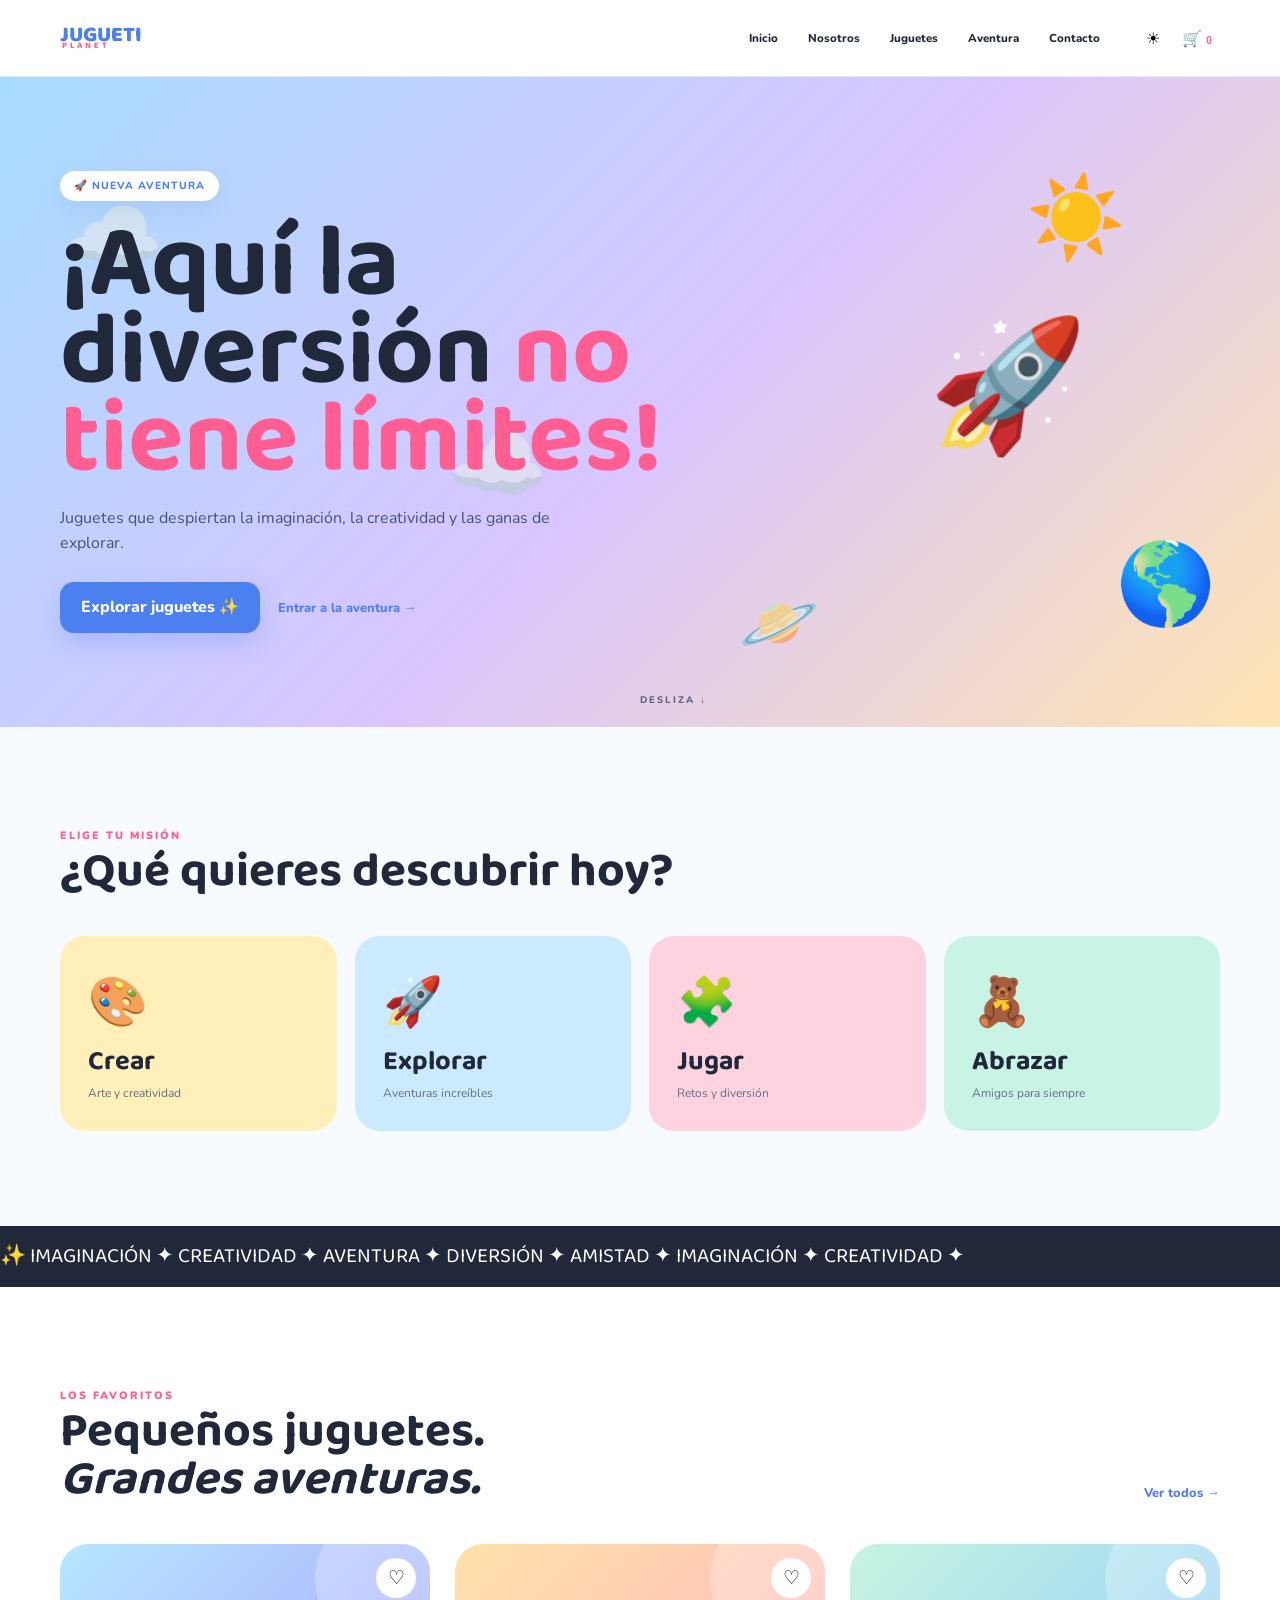
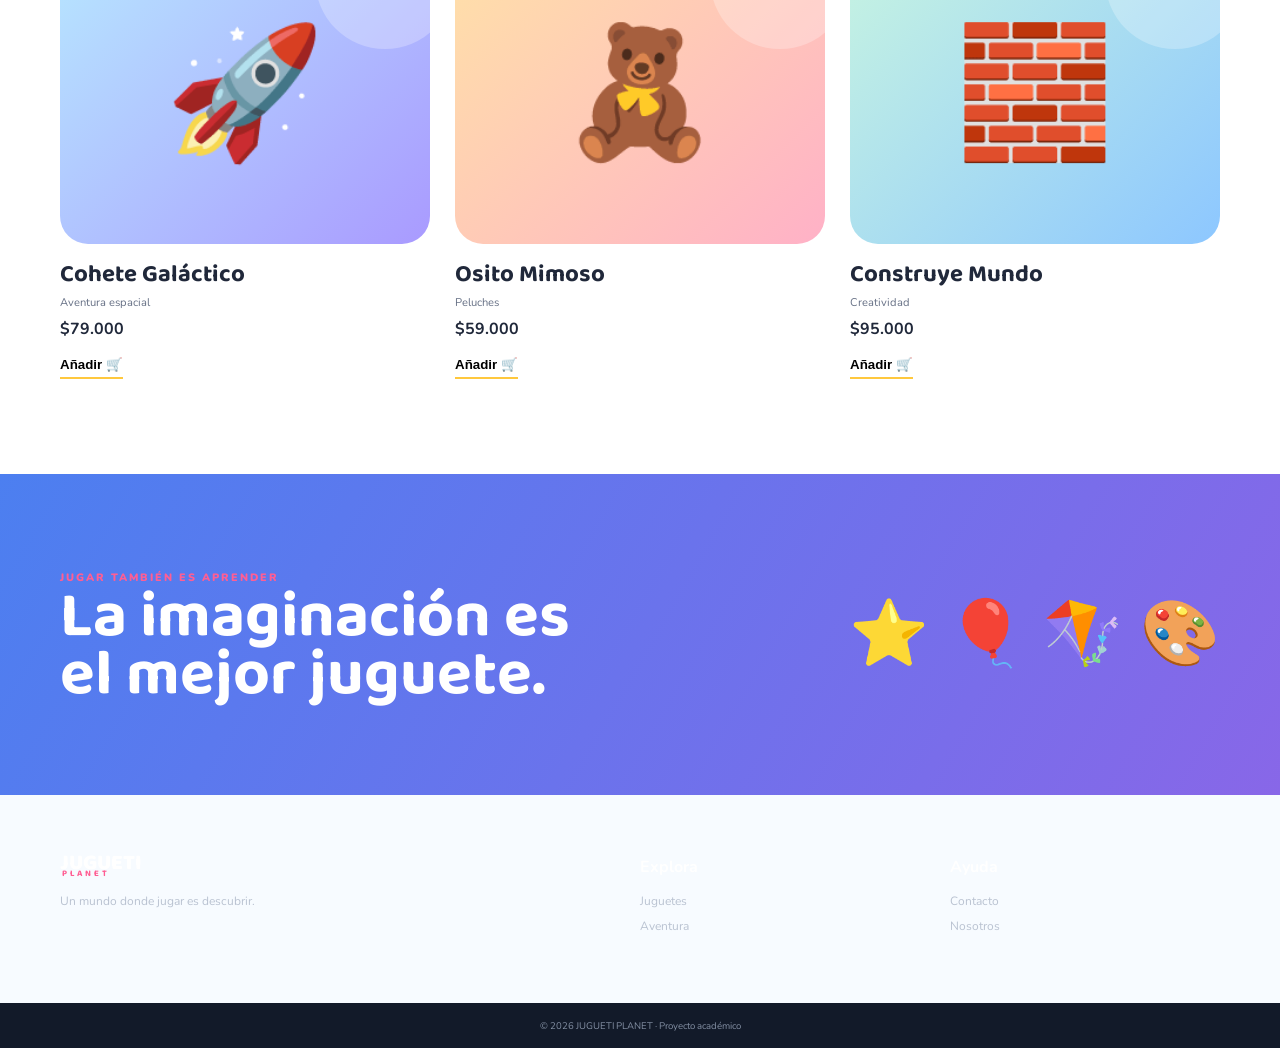
<file: index.html>
<!DOCTYPE html><html lang="es"><head><meta charset="UTF-8"><meta name="viewport" content="width=device-width,initial-scale=1.0"><title>Jugueti Planet | Inicio</title><link rel="stylesheet" href="css/estilos.css"></head><body><header class="header"><nav class="nav container">
<a class="logo" href="index.html"><span>JUGUETI</span><b>PLANET</b></a>
<button class="menu-btn">☰</button>
<ul class="menu"><li><a href="index.html">Inicio</a></li><li><a href="nosotros.html">Nosotros</a></li><li><a href="coleccion.html">Juguetes</a></li><li><a href="aventura.html">Aventura</a></li><li><a href="contacto.html">Contacto</a></li></ul>
<div class="nav-actions"><button id="theme">☀</button><button id="cart">🛒 <b id="cartCount">0</b></button></div>
</nav></header>
<div class="stars"></div>
<main>
<section class="hero"><div class="cloud c1">☁️</div><div class="cloud c2">☁️</div><div class="sun">☀️</div><div class="hero-copy reveal"><span class="pill">🚀 NUEVA AVENTURA</span><h1>¡Aquí la diversión <em>no tiene límites!</em></h1><p>Juguetes que despiertan la imaginación, la creatividad y las ganas de explorar.</p><div><a class="btn primary" href="coleccion.html">Explorar juguetes ✨</a><a class="link" href="aventura.html">Entrar a la aventura →</a></div></div><div class="rocket">🚀</div><div class="planet planet1">🌎</div><div class="planet planet2">🪐</div><div class="scroll">DESLIZA ↓</div></section>

<section class="section reveal"><div class="container"><div class="headline"><div><span class="eyebrow">ELIGE TU MISIÓN</span><h2>¿Qué quieres descubrir hoy?</h2></div></div><div class="choice-grid"><a href="coleccion.html#creativos" class="choice c-yellow"><span>🎨</span><h3>Crear</h3><p>Arte y creatividad</p></a><a href="coleccion.html#aventura" class="choice c-blue"><span>🚀</span><h3>Explorar</h3><p>Aventuras increíbles</p></a><a href="coleccion.html#juegos" class="choice c-pink"><span>🧩</span><h3>Jugar</h3><p>Retos y diversión</p></a><a href="coleccion.html#peluches" class="choice c-green"><span>🧸</span><h3>Abrazar</h3><p>Amigos para siempre</p></a></div></div></section>

<section class="ticker"><div>✨ IMAGINACIÓN ✦ CREATIVIDAD ✦ AVENTURA ✦ DIVERSIÓN ✦ AMISTAD ✦ IMAGINACIÓN ✦ CREATIVIDAD ✦</div></section>

<section class="section products-bg"><div class="container"><div class="headline reveal"><div><span class="eyebrow">LOS FAVORITOS</span><h2>Pequeños juguetes.<br><em>Grandes aventuras.</em></h2></div><a class="link" href="coleccion.html">Ver todos →</a></div><div class="products">
<article class="toy reveal"><div class="toy-art art-rocket">🚀<button class="heart">♡</button></div><h3>Cohete Galáctico</h3><p>Aventura espacial</p><strong>$79.000</strong><button class="add-cart">Añadir 🛒</button></article>
<article class="toy reveal"><div class="toy-art art-bear">🧸<button class="heart">♡</button></div><h3>Osito Mimoso</h3><p>Peluches</p><strong>$59.000</strong><button class="add-cart">Añadir 🛒</button></article>
<article class="toy reveal"><div class="toy-art art-block">🧱<button class="heart">♡</button></div><h3>Construye Mundo</h3><p>Creatividad</p><strong>$95.000</strong><button class="add-cart">Añadir 🛒</button></article></div></div></section>

<section class="banner reveal"><div class="container banner-inner"><div><span class="eyebrow">JUGAR TAMBIÉN ES APRENDER</span><h2>La imaginación es<br>el mejor juguete.</h2></div><div class="floating-shapes">⭐ 🎈 🪁 🎨</div></div></section>
</main><footer><div class="container footer"><div><a class="logo" href="index.html"><span>JUGUETI</span><b>PLANET</b></a><p>Un mundo donde jugar es descubrir.</p></div><div><h4>Explora</h4><a href="coleccion.html">Juguetes</a><a href="aventura.html">Aventura</a></div><div><h4>Ayuda</h4><a href="contacto.html">Contacto</a><a href="nosotros.html">Nosotros</a></div></div><div class="copy">© 2026 JUGUETI PLANET · Proyecto académico</div></footer><div id="toast" class="toast"></div><script src="js/script.js"></script></body></html>
</file>
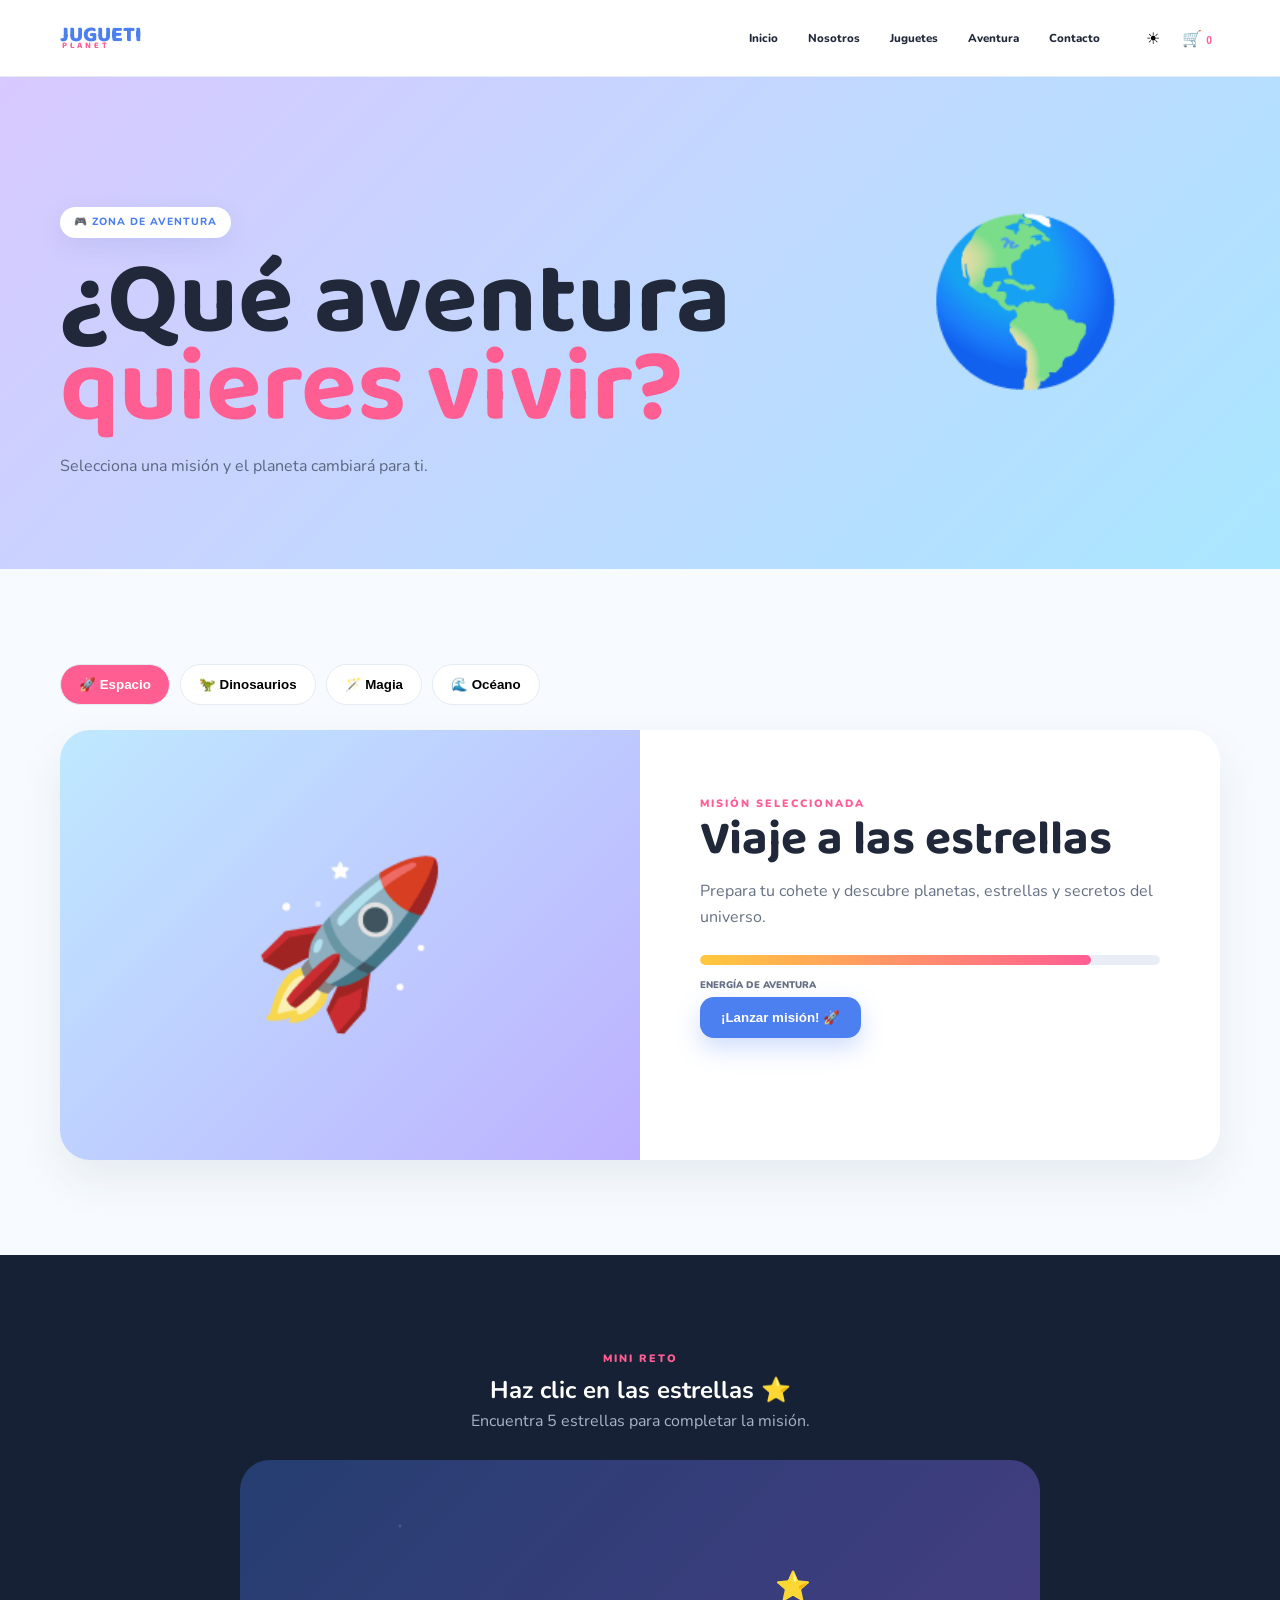
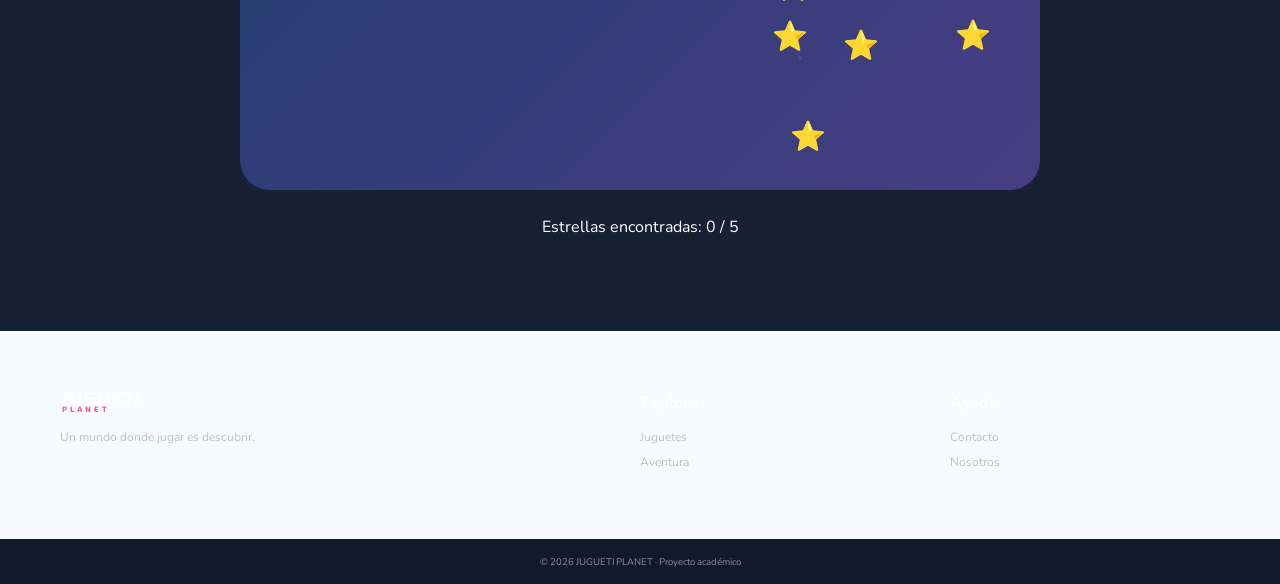
<file: aventura.html>
<!DOCTYPE html><html lang="es"><head><meta charset="UTF-8"><meta name="viewport" content="width=device-width,initial-scale=1.0"><title>Jugueti Planet | Aventura</title><link rel="stylesheet" href="css/estilos.css"></head><body><header class="header"><nav class="nav container">
<a class="logo" href="index.html"><span>JUGUETI</span><b>PLANET</b></a>
<button class="menu-btn">☰</button>
<ul class="menu"><li><a href="index.html">Inicio</a></li><li><a href="nosotros.html">Nosotros</a></li><li><a href="coleccion.html">Juguetes</a></li><li><a href="aventura.html">Aventura</a></li><li><a href="contacto.html">Contacto</a></li></ul>
<div class="nav-actions"><button id="theme">☀</button><button id="cart">🛒 <b id="cartCount">0</b></button></div>
</nav></header>
<main><section class="page adventure"><div class="container reveal"><span class="pill">🎮 ZONA DE AVENTURA</span><h1>¿Qué aventura<br><em>quieres vivir?</em></h1><p>Selecciona una misión y el planeta cambiará para ti.</p></div><div class="orbit">🌎</div></section>
<section class="section"><div class="container"><div class="mission-buttons reveal"><button class="mission active" data-mission="space">🚀 Espacio</button><button class="mission" data-mission="dino">🦖 Dinosaurios</button><button class="mission" data-mission="magic">🪄 Magia</button><button class="mission" data-mission="ocean">🌊 Océano</button></div><div class="mission-card reveal"><div class="mission-visual" id="missionVisual">🚀</div><div><span class="eyebrow">MISIÓN SELECCIONADA</span><h2 id="missionTitle">Viaje a las estrellas</h2><p id="missionText">Prepara tu cohete y descubre planetas, estrellas y secretos del universo.</p><div class="meter"><span id="meter"></span></div><small>ENERGÍA DE AVENTURA</small><br><button id="launch" class="btn primary">¡Lanzar misión! 🚀</button></div></div></div></section>
<section class="game-section"><div class="container center reveal"><span class="eyebrow">MINI RETO</span><h2>Haz clic en las estrellas ⭐</h2><p>Encuentra 5 estrellas para completar la misión.</p><div id="sky" class="sky"></div><div id="score">Estrellas encontradas: 0 / 5</div></div></section></main><footer><div class="container footer"><div><a class="logo" href="index.html"><span>JUGUETI</span><b>PLANET</b></a><p>Un mundo donde jugar es descubrir.</p></div><div><h4>Explora</h4><a href="coleccion.html">Juguetes</a><a href="aventura.html">Aventura</a></div><div><h4>Ayuda</h4><a href="contacto.html">Contacto</a><a href="nosotros.html">Nosotros</a></div></div><div class="copy">© 2026 JUGUETI PLANET · Proyecto académico</div></footer><div id="toast" class="toast"></div><script src="js/script.js"></script></body></html>
</file>
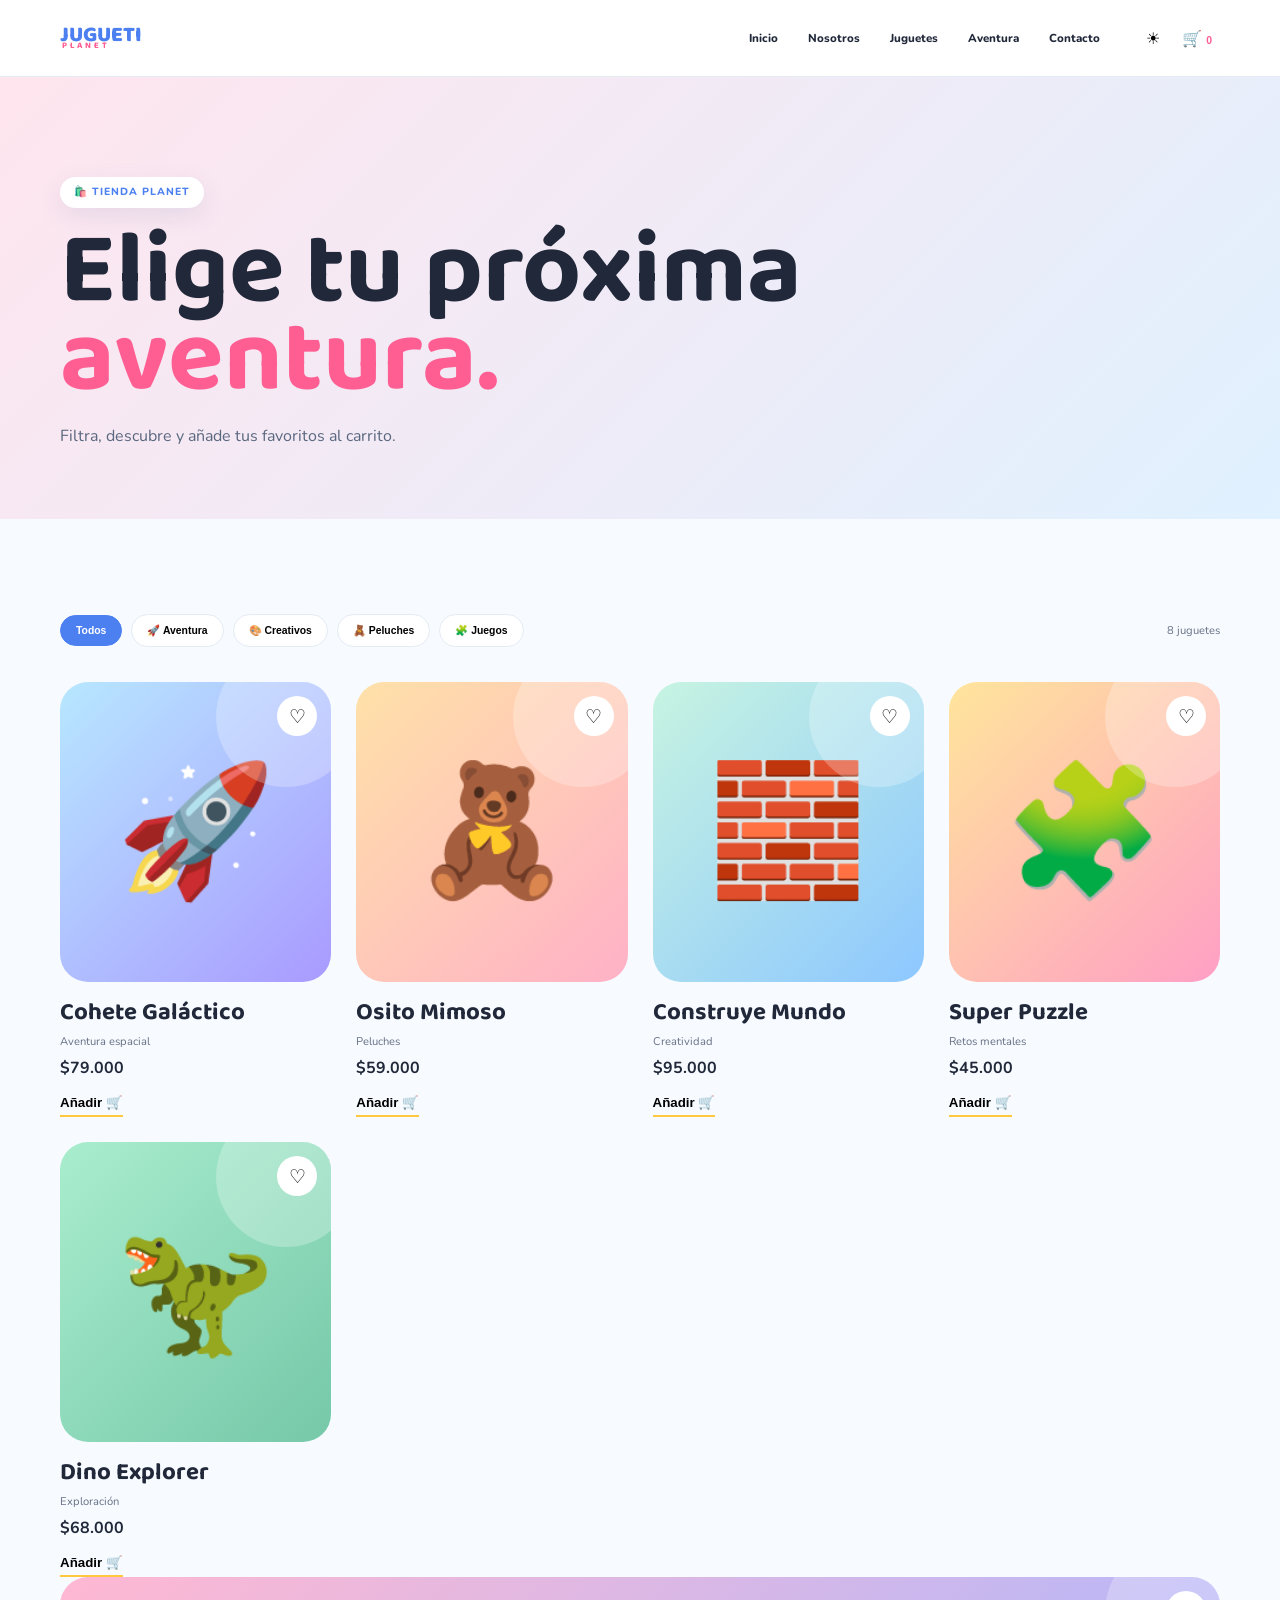
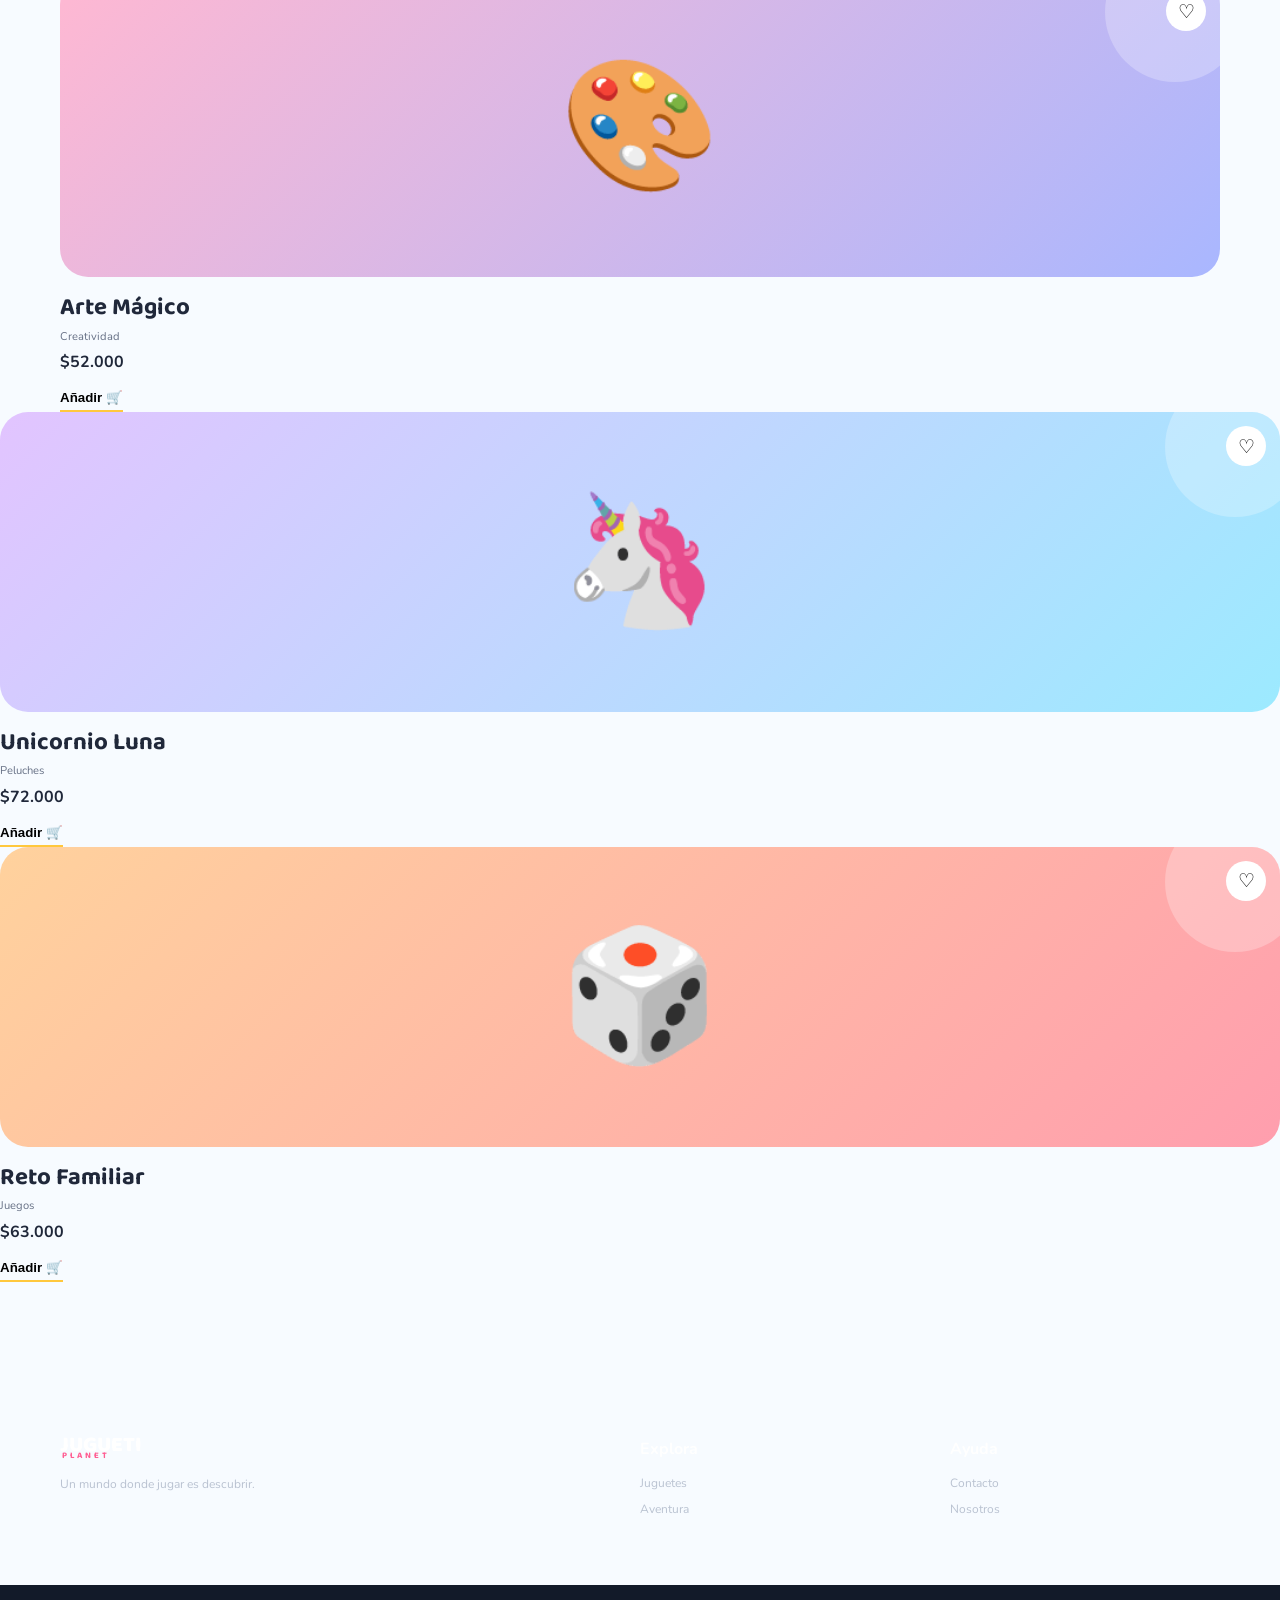
<file: coleccion.html>
<!DOCTYPE html><html lang="es"><head><meta charset="UTF-8"><meta name="viewport" content="width=device-width,initial-scale=1.0"><title>Jugueti Planet | Juguetes</title><link rel="stylesheet" href="css/estilos.css"></head><body><header class="header"><nav class="nav container">
<a class="logo" href="index.html"><span>JUGUETI</span><b>PLANET</b></a>
<button class="menu-btn">☰</button>
<ul class="menu"><li><a href="index.html">Inicio</a></li><li><a href="nosotros.html">Nosotros</a></li><li><a href="coleccion.html">Juguetes</a></li><li><a href="aventura.html">Aventura</a></li><li><a href="contacto.html">Contacto</a></li></ul>
<div class="nav-actions"><button id="theme">☀</button><button id="cart">🛒 <b id="cartCount">0</b></button></div>
</nav></header>
<main><section class="page compact"><div class="container reveal"><span class="pill">🛍️ TIENDA PLANET</span><h1>Elige tu próxima<br><em>aventura.</em></h1><p>Filtra, descubre y añade tus favoritos al carrito.</p></div></section>
<section class="section"><div class="container"><div class="filters reveal"><button class="filter active" data-cat="todos">Todos</button><button class="filter" data-cat="aventura">🚀 Aventura</button><button class="filter" data-cat="creativos">🎨 Creativos</button><button class="filter" data-cat="peluches">🧸 Peluches</button><button class="filter" data-cat="juegos">🧩 Juegos</button><span id="count">8 juguetes</span></div><div class="products shop">
<article class="toy reveal" data-cat="aventura"><div class="toy-art art-rocket">🚀<button class="heart">♡</button></div><h3>Cohete Galáctico</h3><p>Aventura espacial</p><strong>$79.000</strong><button class="add-cart">Añadir 🛒</button></article>
<article class="toy reveal" data-cat="peluches"><div class="toy-art art-bear">🧸<button class="heart">♡</button></div><h3>Osito Mimoso</h3><p>Peluches</p><strong>$59.000</strong><button class="add-cart">Añadir 🛒</button></article>
<article class="toy reveal" data-cat="creativos"><div class="toy-art art-block">🧱<button class="heart">♡</button></div><h3>Construye Mundo</h3><p>Creatividad</p><strong>$95.000</strong><button class="add-cart">Añadir 🛒</button></article>
<article class="toy reveal" data-cat="juegos"><div class="toy-art art-puzzle">🧩<button class="heart">♡</button></div><h3>Super Puzzle</h3><p>Retos mentales</p><strong>$45.000</strong><button class="add-cart">Añadir 🛒</button></article>
<article class="toy reveal" data-cat="aventura"><div class="toy-art art-dino">🦖<button class="heart">♡</button></div><h3>Dino Explorer</h3><p>Exploración</p><strong>$68.000</strong><button class="add-cart">Añadir 🛒</button></div></article>
<article class="toy reveal" data-cat="creativos"><div class="toy-art art-paint">🎨<button class="heart">♡</button></div><h3>Arte Mágico</h3><p>Creatividad</p><strong>$52.000</strong><button class="add-cart">Añadir 🛒</button></div></article>
<article class="toy reveal" data-cat="peluches"><div class="toy-art art-unicorn">🦄<button class="heart">♡</button></div><h3>Unicornio Luna</h3><p>Peluches</p><strong>$72.000</strong><button class="add-cart">Añadir 🛒</button></div></article>
<article class="toy reveal" data-cat="juegos"><div class="toy-art art-game">🎲<button class="heart">♡</button></div><h3>Reto Familiar</h3><p>Juegos</p><strong>$63.000</strong><button class="add-cart">Añadir 🛒</button></div></article>
</div></div></section></main><footer><div class="container footer"><div><a class="logo" href="index.html"><span>JUGUETI</span><b>PLANET</b></a><p>Un mundo donde jugar es descubrir.</p></div><div><h4>Explora</h4><a href="coleccion.html">Juguetes</a><a href="aventura.html">Aventura</a></div><div><h4>Ayuda</h4><a href="contacto.html">Contacto</a><a href="nosotros.html">Nosotros</a></div></div><div class="copy">© 2026 JUGUETI PLANET · Proyecto académico</div></footer><div id="toast" class="toast"></div><script src="js/script.js"></script></body></html>
</file>
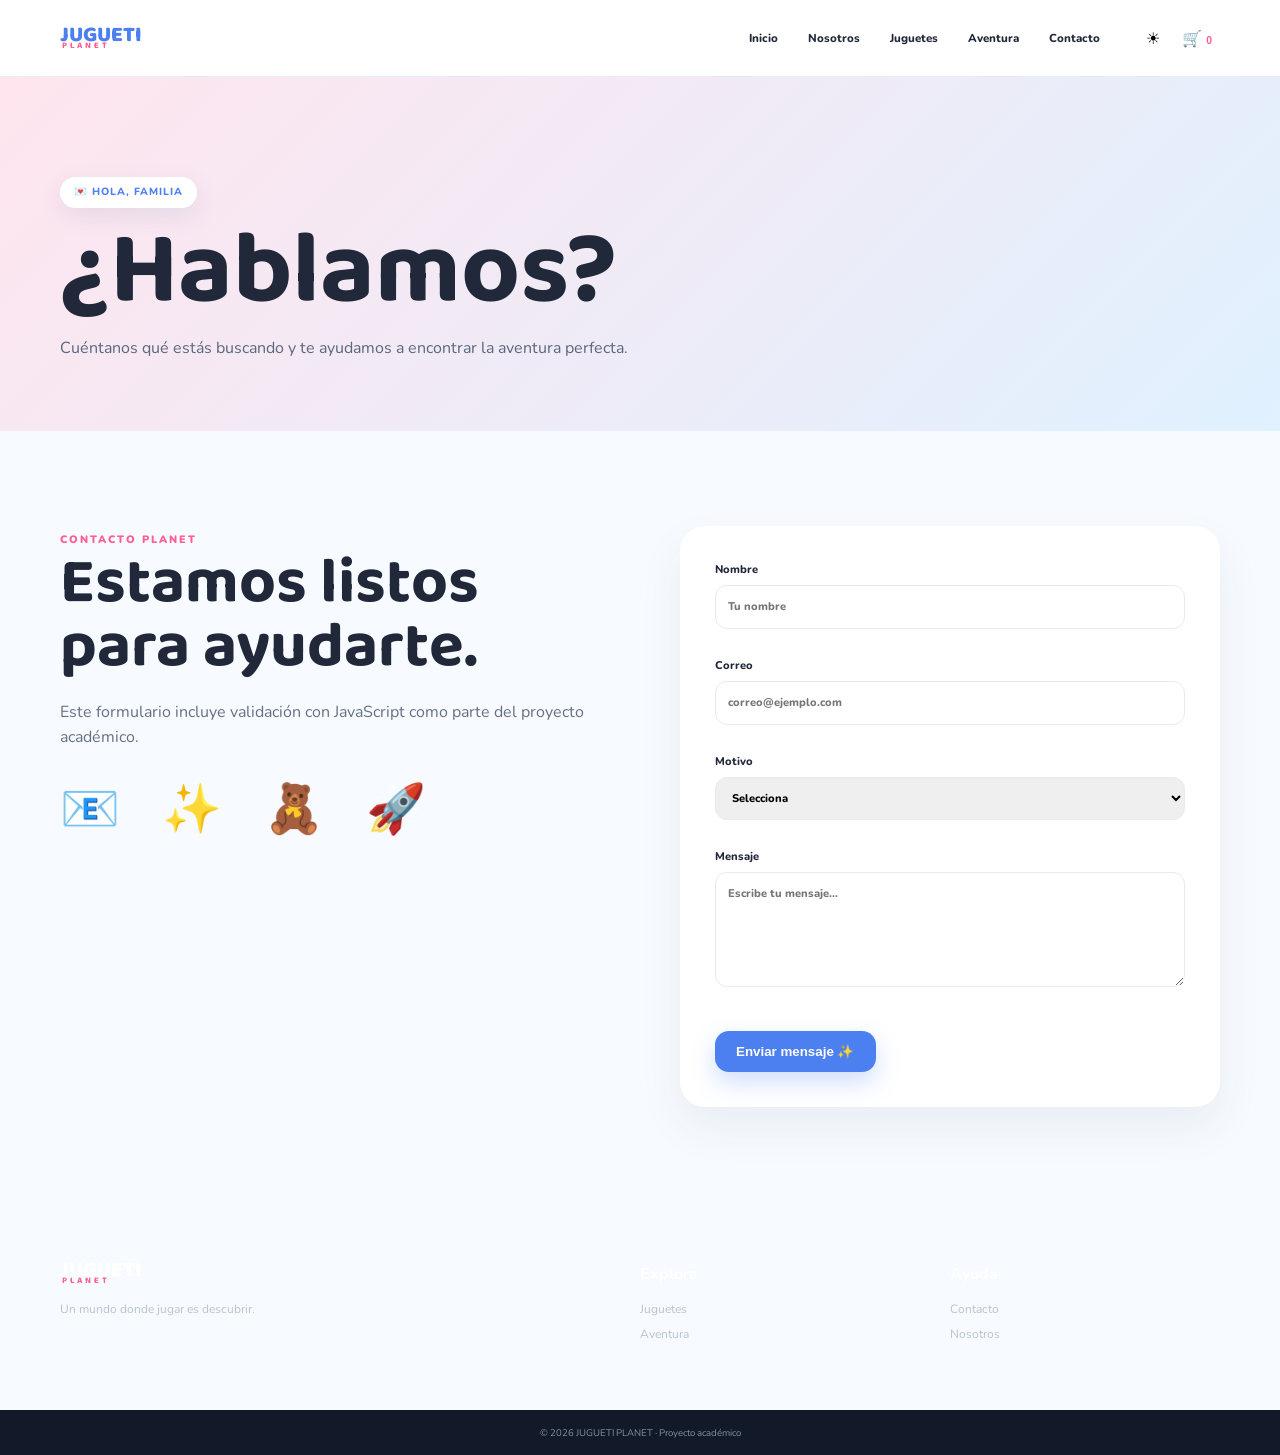
<file: contacto.html>
<!DOCTYPE html><html lang="es"><head><meta charset="UTF-8"><meta name="viewport" content="width=device-width,initial-scale=1.0"><title>Jugueti Planet | Contacto</title><link rel="stylesheet" href="css/estilos.css"></head><body><header class="header"><nav class="nav container">
<a class="logo" href="index.html"><span>JUGUETI</span><b>PLANET</b></a>
<button class="menu-btn">☰</button>
<ul class="menu"><li><a href="index.html">Inicio</a></li><li><a href="nosotros.html">Nosotros</a></li><li><a href="coleccion.html">Juguetes</a></li><li><a href="aventura.html">Aventura</a></li><li><a href="contacto.html">Contacto</a></li></ul>
<div class="nav-actions"><button id="theme">☀</button><button id="cart">🛒 <b id="cartCount">0</b></button></div>
</nav></header>
<main><section class="page compact"><div class="container reveal"><span class="pill">💌 HOLA, FAMILIA</span><h1>¿Hablamos?</h1><p>Cuéntanos qué estás buscando y te ayudamos a encontrar la aventura perfecta.</p></div></section>
<section class="section"><div class="container contact"><div class="reveal"><span class="eyebrow">CONTACTO PLANET</span><h2>Estamos listos<br>para ayudarte.</h2><p>Este formulario incluye validación con JavaScript como parte del proyecto académico.</p><div class="contact-bubbles">📧 ✨ 🧸 🚀</div></div><form id="form" class="form reveal" novalidate><label>Nombre<input id="name" placeholder="Tu nombre"></label><small id="nameErr"></small><label>Correo<input id="email" type="email" placeholder="correo@ejemplo.com"></label><small id="emailErr"></small><label>Motivo<select id="reason"><option value="">Selecciona</option><option>Información de juguete</option><option>Pedido</option><option>Recomendación</option><option>Otro</option></select></label><small id="reasonErr"></small><label>Mensaje<textarea id="message" rows="5" placeholder="Escribe tu mensaje..."></textarea></label><small id="messageErr"></small><button class="btn primary" type="submit">Enviar mensaje ✨</button><div id="formMsg"></div></form></div></section></main><footer><div class="container footer"><div><a class="logo" href="index.html"><span>JUGUETI</span><b>PLANET</b></a><p>Un mundo donde jugar es descubrir.</p></div><div><h4>Explora</h4><a href="coleccion.html">Juguetes</a><a href="aventura.html">Aventura</a></div><div><h4>Ayuda</h4><a href="contacto.html">Contacto</a><a href="nosotros.html">Nosotros</a></div></div><div class="copy">© 2026 JUGUETI PLANET · Proyecto académico</div></footer><script src="js/script.js"></script></body></html>
</file>
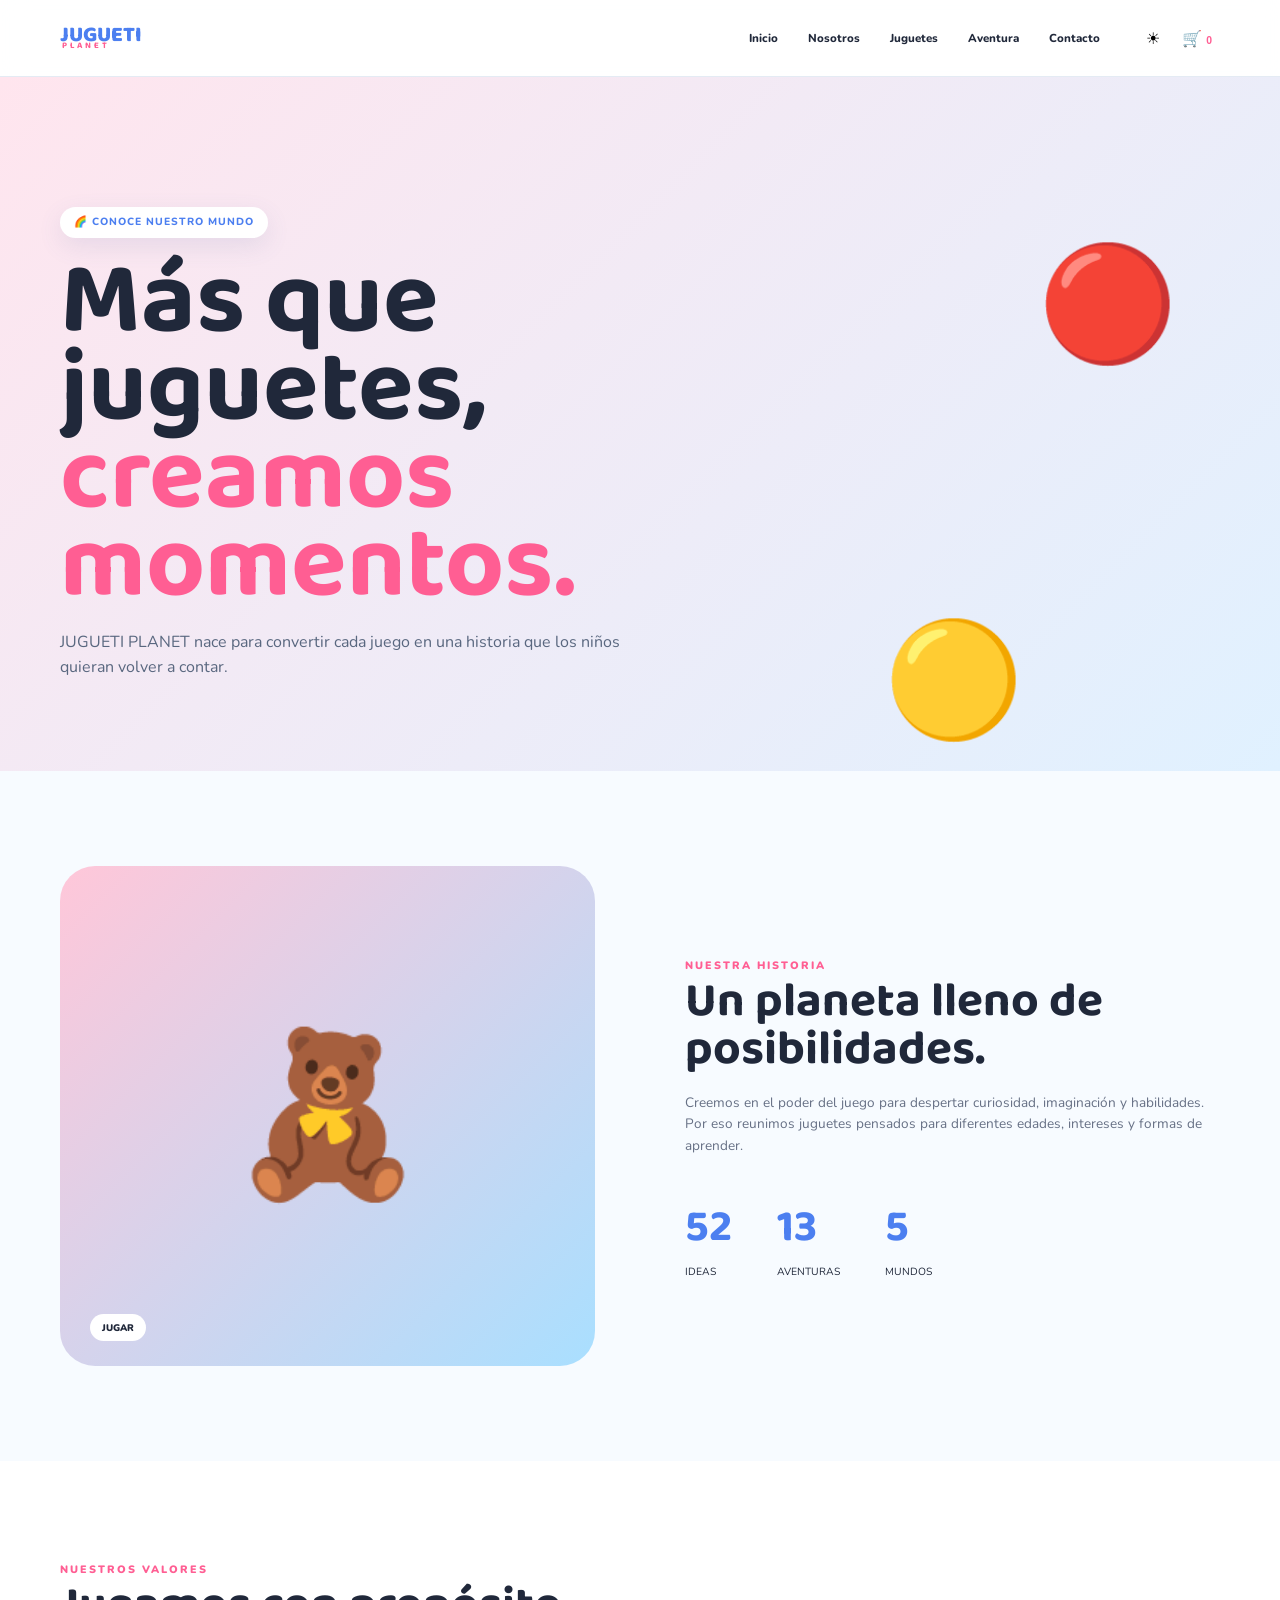
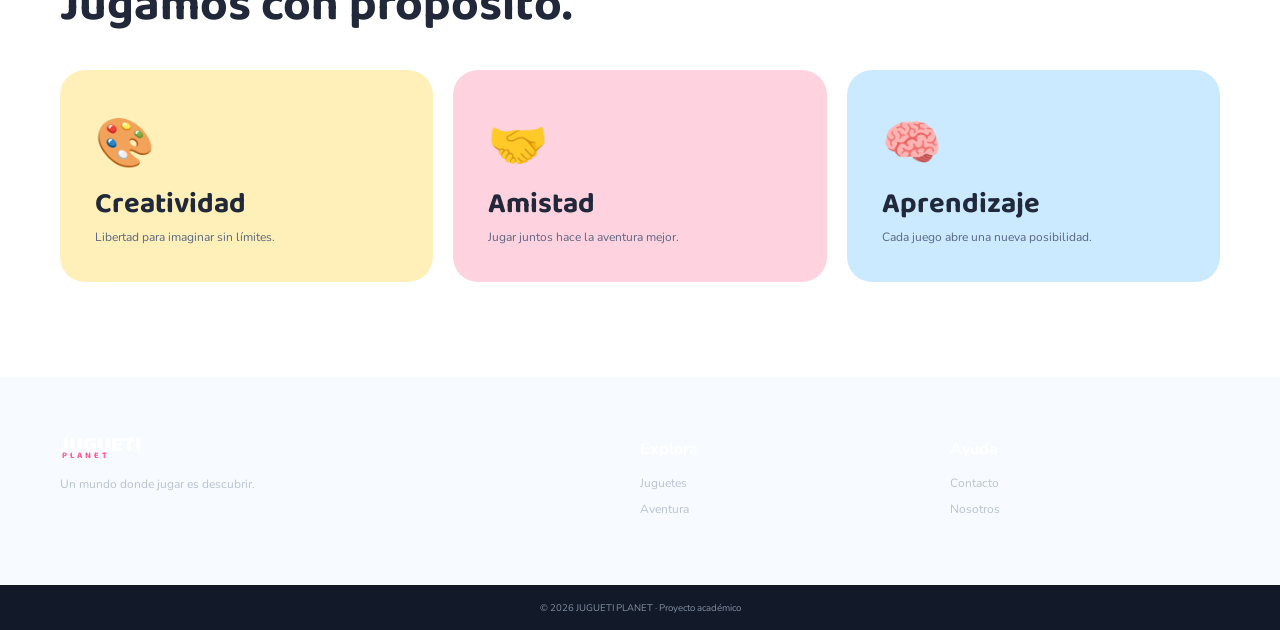
<file: nosotros.html>
<!DOCTYPE html><html lang="es"><head><meta charset="UTF-8"><meta name="viewport" content="width=device-width,initial-scale=1.0"><title>Jugueti Planet | Nosotros</title><link rel="stylesheet" href="css/estilos.css"></head><body><header class="header"><nav class="nav container">
<a class="logo" href="index.html"><span>JUGUETI</span><b>PLANET</b></a>
<button class="menu-btn">☰</button>
<ul class="menu"><li><a href="index.html">Inicio</a></li><li><a href="nosotros.html">Nosotros</a></li><li><a href="coleccion.html">Juguetes</a></li><li><a href="aventura.html">Aventura</a></li><li><a href="contacto.html">Contacto</a></li></ul>
<div class="nav-actions"><button id="theme">☀</button><button id="cart">🛒 <b id="cartCount">0</b></button></div>
</nav></header>
<main><section class="page hero-about"><div class="container reveal"><span class="pill">🌈 CONOCE NUESTRO MUNDO</span><h1>Más que juguetes,<br><em>creamos momentos.</em></h1><p>JUGUETI PLANET nace para convertir cada juego en una historia que los niños quieran volver a contar.</p></div><div class="big-ball ball1">🔴</div><div class="big-ball ball2">🟡</div></section>
<section class="section"><div class="container story"><div class="story-art reveal"><div>🧸</div><span>JUGAR</span></div><div class="reveal"><span class="eyebrow">NUESTRA HISTORIA</span><h2>Un planeta lleno de posibilidades.</h2><p>Creemos en el poder del juego para despertar curiosidad, imaginación y habilidades. Por eso reunimos juguetes pensados para diferentes edades, intereses y formas de aprender.</p><div class="numbers"><div><strong class="counter" data-target="100">0</strong><span>ideas</span></div><div><strong class="counter" data-target="25">0</strong><span>aventuras</span></div><div><strong class="counter" data-target="5">0</strong><span>mundos</span></div></div></div></div></section>
<section class="section pastel"><div class="container"><div class="headline reveal"><div><span class="eyebrow">NUESTROS VALORES</span><h2>Jugamos con propósito.</h2></div></div><div class="values"><article class="value v1 reveal">🎨<h3>Creatividad</h3><p>Libertad para imaginar sin límites.</p></article><article class="value v2 reveal">🤝<h3>Amistad</h3><p>Jugar juntos hace la aventura mejor.</p></article><article class="value v3 reveal">🧠<h3>Aprendizaje</h3><p>Cada juego abre una nueva posibilidad.</p></article></div></div></section></main><footer><div class="container footer"><div><a class="logo" href="index.html"><span>JUGUETI</span><b>PLANET</b></a><p>Un mundo donde jugar es descubrir.</p></div><div><h4>Explora</h4><a href="coleccion.html">Juguetes</a><a href="aventura.html">Aventura</a></div><div><h4>Ayuda</h4><a href="contacto.html">Contacto</a><a href="nosotros.html">Nosotros</a></div></div><div class="copy">© 2026 JUGUETI PLANET · Proyecto académico</div></footer><script src="js/script.js"></script></body></html>
</file>
<file: css/estilos.css>
@import url("https://fonts.googleapis.com/css2?family=Baloo+2:wght@400;500;600;700;800&family=Nunito:wght@400;600;700;800&display=swap");
:root{--ink:#20283a;--muted:#667085;--bg:#f7fbff;--paper:#fff;--blue:#4c7ff0;--pink:#ff5e93;--yellow:#ffc83d;--green:#42c59a;--purple:#8867e8;--line:#e4ebf4}
*{box-sizing:border-box;margin:0;padding:0}html{scroll-behavior:smooth}body{font-family:Nunito,Arial,sans-serif;background:var(--bg);color:var(--ink);line-height:1.6;overflow-x:hidden}a{text-decoration:none;color:inherit}.container{width:min(1160px,92%);margin:auto}.header{position:sticky;top:0;z-index:100;background:rgba(255,255,255,.9);backdrop-filter:blur(14px);border-bottom:1px solid var(--line)}.nav{min-height:76px;display:flex;align-items:center;gap:25px}.logo{font-family:"Baloo 2";font-weight:800;font-size:1.35rem;line-height:.75;display:flex;flex-direction:column;color:var(--blue)}.logo b{font-size:.55rem;letter-spacing:3px;color:var(--pink);margin-left:2px}.menu{display:flex;list-style:none;gap:4px;margin-left:auto}.menu a{padding:9px 13px;border-radius:20px;font-size:.72rem;font-weight:800;transition:.25s}.menu a:hover,.menu a.active{background:#edf3ff;color:var(--blue)}.nav-actions{display:flex;gap:6px}.nav-actions button,.menu-btn{border:0;background:transparent;cursor:pointer;padding:8px;font-size:1rem}.nav-actions b{font-size:.65rem;color:var(--pink)}.menu-btn{display:none}.progress{position:fixed;top:0;left:0;height:4px;background:linear-gradient(90deg,var(--pink),var(--yellow),var(--green),var(--blue));width:0;z-index:999}
.hero{min-height:650px;position:relative;overflow:hidden;background:linear-gradient(135deg,#a8ddff,#d9c5ff 52%,#ffe4b2);display:flex;align-items:center}.hero-copy{position:relative;z-index:3;width:min(1160px,92%);margin:auto}.pill{display:inline-block;background:#fff;border-radius:30px;padding:7px 14px;font-size:.65rem;font-weight:800;letter-spacing:1px;color:var(--blue);box-shadow:0 8px 25px #536da51f}.hero h1,.page h1{font-family:"Baloo 2";font-size:clamp(3.6rem,8vw,7rem);line-height:.86;max-width:760px;margin:20px 0}.hero h1 em,.page h1 em{color:var(--pink);font-style:normal}.hero-copy p:not(.pill){max-width:550px;color:#48536a;font-size:1rem;margin-bottom:25px}.btn{display:inline-flex;border:0;border-radius:14px;padding:13px 21px;font-weight:800;cursor:pointer;transition:.3s}.primary{background:var(--blue);color:white;box-shadow:0 10px 25px #4c7ff044}.primary:hover{transform:translateY(-4px) scale(1.02);box-shadow:0 15px 30px #4c7ff055}.link{display:inline-block;margin-left:18px;font-weight:800;color:var(--blue);font-size:.8rem}.sun{position:absolute;right:12%;top:12%;font-size:5rem;animation:spin 12s linear infinite}.rocket{position:absolute;right:15%;top:32%;font-size:8rem;animation:rocket 4s ease-in-out infinite;z-index:2}.planet{position:absolute;font-size:5rem}.planet1{right:5%;bottom:12%;animation:bob 5s infinite}.planet2{right:36%;bottom:8%;font-size:4rem;animation:bob 4s .5s infinite}.cloud{position:absolute;font-size:5rem;opacity:.65;animation:cloud 16s linear infinite}.c1{top:15%;left:5%}.c2{top:50%;left:35%;animation-delay:-7s}.scroll{position:absolute;bottom:20px;left:50%;font-size:.6rem;font-weight:800;letter-spacing:2px;color:#59677f}.section{padding:95px 0}.headline{display:flex;justify-content:space-between;align-items:end;margin-bottom:40px}.eyebrow{color:var(--pink);font-size:.67rem;letter-spacing:2px;font-weight:900}.headline h2,.story h2,.mission-card h2,.contact h2{font-family:"Baloo 2";font-size:3rem;line-height:1}.choice-grid{display:grid;grid-template-columns:repeat(4,1fr);gap:18px}.choice{padding:28px;border-radius:25px;min-height:180px;transition:.4s;position:relative;overflow:hidden}.choice:hover{transform:translateY(-10px) rotate(-1deg);box-shadow:0 20px 35px #26354b18}.choice span{font-size:3rem}.choice h3{font-family:"Baloo 2";font-size:1.7rem}.choice p{font-size:.75rem;color:#657085}.c-yellow{background:#fff0ba}.c-blue{background:#cbeaff}.c-pink{background:#ffd2e0}.c-green{background:#c9f4e5}.ticker{overflow:hidden;background:var(--ink);color:white;padding:14px 0;font-family:"Baloo 2";font-size:1.3rem;white-space:nowrap}.ticker div{display:inline-block;animation:ticker 18s linear infinite}.products-bg{background:#fff}.products{display:grid;grid-template-columns:repeat(3,1fr);gap:25px}.toy{min-width:0}.toy-art{height:300px;border-radius:28px;display:flex;align-items:center;justify-content:center;font-size:8rem;position:relative;overflow:hidden;transition:.45s}.toy:hover .toy-art{transform:rotate(-2deg) scale(1.04)}.toy-art:before{content:"";position:absolute;width:140px;height:140px;border-radius:50%;background:#ffffff40;top:-35px;right:-25px}.toy-art .heart{position:absolute;right:14px;top:14px;border:0;background:#fff;border-radius:50%;width:40px;height:40px;cursor:pointer;font-size:1.2rem}.heart.liked{background:var(--pink);color:#fff}.art-rocket{background:linear-gradient(135deg,#b7e7ff,#a99aff)}.art-bear{background:linear-gradient(135deg,#ffe1a8,#ffb1c7)}.art-block{background:linear-gradient(135deg,#c7f4e1,#8dc7ff)}.art-puzzle{background:linear-gradient(135deg,#ffe59b,#ff9fc5)}.art-dino{background:linear-gradient(135deg,#a9edce,#75c8a8)}.art-paint{background:linear-gradient(135deg,#ffb8d2,#a9b7ff)}.art-unicorn{background:linear-gradient(135deg,#e2c4ff,#9ceaff)}.art-game{background:linear-gradient(135deg,#ffd29d,#ff9eae)}.toy h3{font-family:"Baloo 2";font-size:1.5rem;margin-top:12px}.toy p{font-size:.7rem;color:var(--muted)}.toy strong{display:block;margin-top:5px}.add-cart{border:0;border-bottom:2px solid var(--yellow);background:none;padding:5px 0;margin-top:9px;font-weight:800;cursor:pointer}.banner{padding:90px 0;background:linear-gradient(120deg,var(--blue),var(--purple));color:#fff;overflow:hidden}.banner-inner{display:flex;justify-content:space-between;align-items:center}.banner h2{font-family:"Baloo 2";font-size:4rem;line-height:.9}.floating-shapes{font-size:4rem;animation:bob 3s infinite}.footer{display:grid;grid-template-columns:2fr 1fr 1fr;gap:40px;padding:60px 0;color:#b9c2d1}.footer .logo{color:white}.footer h4{color:white;margin-bottom:12px}.footer div>a:not(.logo){display:block;font-size:.75rem;margin:6px 0}.footer p{font-size:.75rem;margin-top:15px}.copy{background:#121a29;color:#8490a4;text-align:center;padding:15px;font-size:.6rem}.page{padding:130px 0 90px;position:relative;overflow:hidden;background:linear-gradient(135deg,#ffe5ee,#e0f1ff)}.page.compact{padding:100px 0 70px}.page p{max-width:600px;color:#59677f}.big-ball{position:absolute;font-size:7rem;animation:bob 4s infinite}.ball1{right:8%;top:20%}.ball2{right:20%;bottom:0;animation-delay:1s}.story{display:grid;grid-template-columns:1fr 1fr;gap:90px;align-items:center}.story-art{height:500px;border-radius:35px;background:linear-gradient(135deg,#ffc7d9,#a9dfff);display:flex;align-items:center;justify-content:center;position:relative}.story-art div{font-size:10rem;animation:bob 3s infinite}.story-art span{position:absolute;bottom:25px;left:30px;background:#fff;border-radius:20px;padding:6px 12px;font-weight:900;font-size:.6rem}.story p{color:var(--muted);font-size:.85rem;margin-top:18px}.numbers{display:flex;gap:45px;margin-top:35px}.numbers strong{font-family:"Baloo 2";font-size:2.8rem;color:var(--blue)}.numbers span{display:block;font-size:.65rem;text-transform:uppercase}.pastel{background:#fff}.values{display:grid;grid-template-columns:repeat(3,1fr);gap:20px}.value{padding:35px;border-radius:25px;font-size:3rem}.value h3{font-family:"Baloo 2";font-size:1.8rem}.value p{font-size:.75rem;color:#59677f}.v1{background:#fff0ba}.v2{background:#ffd2e0}.v3{background:#cbeaff}.filters{display:flex;gap:9px;align-items:center;flex-wrap:wrap;margin-bottom:35px}.filter{border:1px solid var(--line);background:#fff;border-radius:30px;padding:9px 15px;font-size:.65rem;font-weight:800;cursor:pointer}.filter.active,.filter:hover{background:var(--blue);color:#fff;border-color:var(--blue)}#count{margin-left:auto;color:var(--muted);font-size:.7rem}.shop{grid-template-columns:repeat(4,1fr)}.adventure{background:linear-gradient(135deg,#d8c9ff,#a9e7ff);min-height:430px}.orbit{position:absolute;right:12%;top:20%;font-size:10rem;animation:spin 16s linear infinite}.mission-buttons{display:flex;gap:10px;flex-wrap:wrap;margin-bottom:25px}.mission{border:1px solid var(--line);background:#fff;border-radius:30px;padding:12px 18px;cursor:pointer;font-weight:800}.mission.active{background:var(--pink);color:white}.mission-card{display:grid;grid-template-columns:1fr 1fr;background:#fff;border-radius:30px;overflow:hidden;box-shadow:0 20px 45px #27385214}.mission-visual{min-height:430px;display:flex;align-items:center;justify-content:center;font-size:10rem;background:linear-gradient(135deg,#bfe9ff,#bdb0ff);transition:.5s}.mission-card>div:last-child{padding:60px}.mission-card p{color:var(--muted);margin:15px 0}.meter{height:10px;background:#e9eef6;border-radius:20px;margin:25px 0 6px;overflow:hidden}.meter span{display:block;height:100%;width:85%;background:linear-gradient(90deg,var(--yellow),var(--pink));border-radius:20px;transition:.6s}.mission-card small{font-size:.6rem;font-weight:900;color:var(--muted)}.game-section{padding:90px 0;background:#172136;color:#fff}.center{text-align:center}.center>p{color:#aab4c6}.sky{height:330px;max-width:800px;margin:25px auto;background:radial-gradient(circle at 20% 20%,#ffffff22 1px,transparent 2px),radial-gradient(circle at 70% 60%,#ffffff18 1px,transparent 2px),linear-gradient(135deg,#253e71,#483d83);border-radius:30px;position:relative;overflow:hidden}.star{position:absolute;background:none;border:0;font-size:1.8rem;cursor:pointer;animation:twinkle 1.5s infinite}.contact{display:grid;grid-template-columns:1fr 1fr;gap:80px}.contact h2{font-size:4rem}.contact>div>p{color:var(--muted);margin:20px 0}.contact-bubbles{font-size:3rem;letter-spacing:15px;animation:bob 3s infinite}.form{background:#fff;padding:35px;border-radius:25px;box-shadow:0 20px 45px #27385212}.form label{display:block;font-size:.7rem;font-weight:800;margin-bottom:14px}.form input,.form select,.form textarea{width:100%;margin-top:6px;border:1px solid var(--line);border-radius:12px;padding:12px;font:inherit;outline:0}.form input:focus,.form select:focus,.form textarea:focus{border-color:var(--blue);box-shadow:0 0 0 3px #4c7ff018}.form small{display:block;color:#d34d63;font-size:.65rem;min-height:14px}.form button{margin-top:10px}.toast{position:fixed;right:22px;bottom:22px;background:#20283a;color:white;padding:13px 18px;border-radius:15px;transform:translateY(100px);opacity:0;transition:.4s;z-index:1000;font-size:.72rem}.toast.show{transform:none;opacity:1}.reveal{opacity:0;transform:translateY(35px);transition:.8s}.reveal.visible{opacity:1;transform:none}
@keyframes rocket{0%,100%{transform:translateY(0) rotate(7deg)}50%{transform:translateY(-35px) rotate(-5deg)}}@keyframes bob{50%{transform:translateY(-18px)}}@keyframes spin{to{transform:rotate(360deg)}}@keyframes cloud{to{transform:translateX(90vw)}}@keyframes ticker{to{transform:translateX(-50%)}}@keyframes twinkle{50%{transform:scale(1.35) rotate(15deg);filter:brightness(1.5)}}
body.dark{--ink:#f2f5fa;--muted:#a9b4c5;--bg:#111827;--paper:#182235;--line:#2a3850}body.dark .header{background:rgba(17,24,39,.92)}body.dark .choice,body.dark .toy,body.dark .filter,body.dark .form,body.dark .mission,body.dark .mission-card{background:#182235}body.dark .page{background:linear-gradient(135deg,#25243e,#17364a)}
@media(max-width:850px){.menu-btn{display:block;order:3}.menu{position:absolute;top:76px;left:0;width:100%;display:none;flex-direction:column;background:var(--paper);padding:15px 5%;border-bottom:1px solid var(--line)}.menu.open{display:flex}.menu a{padding:13px}.choice-grid,.products,.shop,.values{grid-template-columns:1fr 1fr}.story,.contact,.mission-card{grid-template-columns:1fr;gap:40px}.mission-visual{min-height:280px}.mission-card>div:last-child{padding:35px}.footer{grid-template-columns:1fr 1fr}.banner-inner{display:block}.floating-shapes{margin-top:30px}}
@media(max-width:560px){.hero h1,.page h1{font-size:3.7rem}.rocket{font-size:5rem;right:8%;top:15%}.planet{font-size:3rem}.section{padding:70px 0}.choice-grid,.products,.shop,.values{grid-template-columns:1fr}.headline{display:block}.headline .link{margin-top:12px}.toy-art{height:320px}.story-art{height:350px}.numbers{gap:20px}.contact h2{font-size:3.2rem}.footer{grid-template-columns:1fr}.orbit{font-size:5rem;right:5%}}
@media(prefers-reduced-motion:reduce){*{scroll-behavior:auto!important;animation:none!important;transition:none!important}.reveal{opacity:1;transform:none}}
</file>
